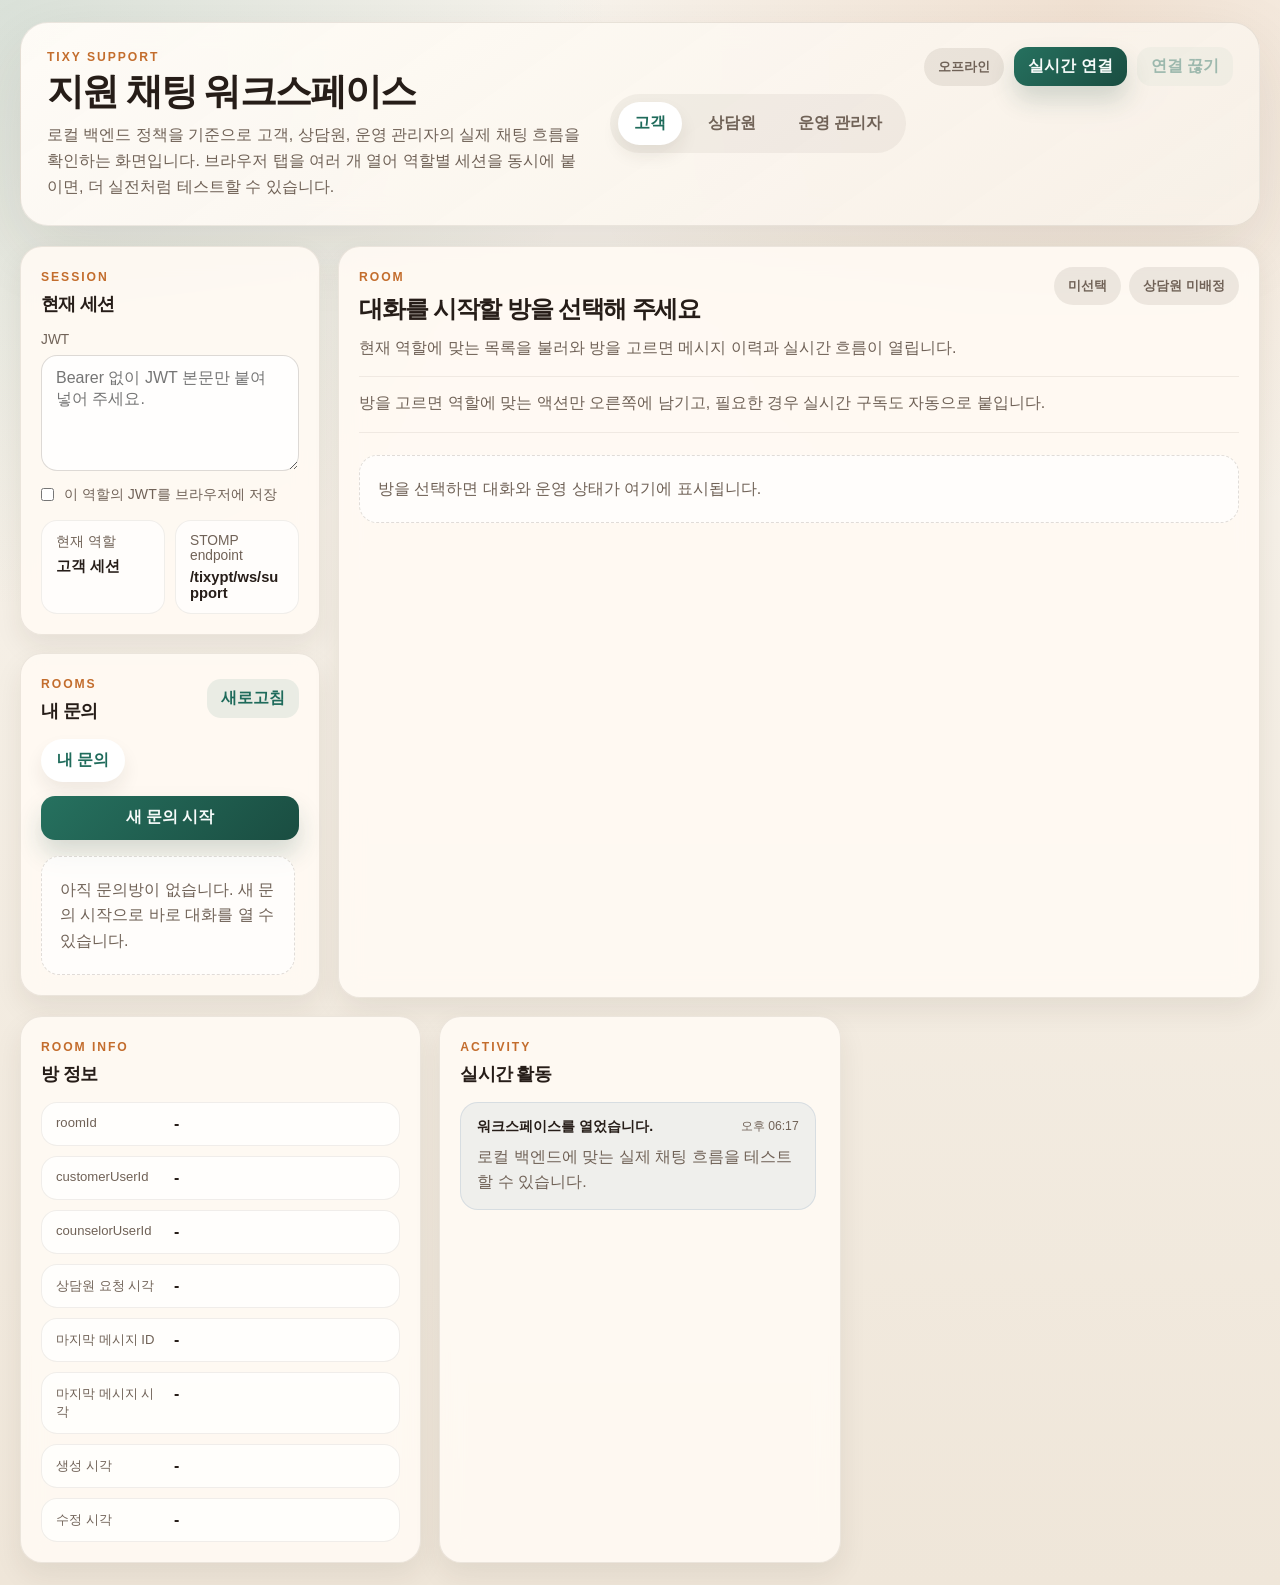
<file: src/main/resources/static/debug/support-chat/index.html>
<!DOCTYPE html>
<html lang="ko">
<head>
    <meta charset="UTF-8">
    <meta name="viewport" content="width=device-width, initial-scale=1.0">
    <meta name="color-scheme" content="light only">
    <link rel="icon" href="data:,">
    <title>Tixy 지원 채팅 워크스페이스</title>
    <link rel="stylesheet" href="./support-chat.css">
</head>
<body>
<div class="chat-app">
    <header class="topbar">
        <div class="brand-block">
            <p class="eyebrow">TIXY SUPPORT</p>
            <h1>지원 채팅 워크스페이스</h1>
            <p class="topbar-note">
                로컬 백엔드 정책을 기준으로 고객, 상담원, 운영 관리자의 실제 채팅 흐름을 확인하는 화면입니다.
                브라우저 탭을 여러 개 열어 역할별 세션을 동시에 붙이면, 더 실전처럼 테스트할 수 있습니다.
            </p>
        </div>

        <div class="mode-tabs" role="tablist" aria-label="지원 채팅 역할 선택">
            <button class="mode-tab is-active" id="user-mode-button" type="button">고객</button>
            <button class="mode-tab" id="admin-mode-button" type="button">상담원</button>
            <button class="mode-tab" id="super-admin-mode-button" type="button">운영 관리자</button>
        </div>

        <div class="connection-cluster">
            <span class="connection-pill is-muted" id="connection-status">오프라인</span>
            <button class="action-button primary compact" id="connect-button" type="button">실시간 연결</button>
            <button class="action-button ghost compact" id="disconnect-button" type="button">연결 끊기</button>
        </div>
    </header>

    <main class="workspace-grid">
        <aside class="sidebar">
            <section class="card session-card">
                <div class="card-header">
                    <div>
                        <p class="eyebrow">SESSION</p>
                        <h2>현재 세션</h2>
                    </div>
                </div>

                <label class="field">
                    <span>JWT</span>
                    <textarea id="jwt-input" rows="5" placeholder="Bearer 없이 JWT 본문만 붙여 넣어 주세요."></textarea>
                </label>

                <label class="remember-row">
                    <input type="checkbox" id="remember-token-toggle">
                    <span>이 역할의 JWT를 브라우저에 저장</span>
                </label>

                <div class="session-meta">
                    <div class="meta-card">
                        <span class="meta-label">현재 역할</span>
                        <strong id="session-role-label">고객 세션</strong>
                    </div>
                    <div class="meta-card">
                        <span class="meta-label">STOMP endpoint</span>
                        <strong id="session-endpoint-label">/ws/support</strong>
                    </div>
                </div>
            </section>

            <section class="card room-panel">
                <div class="card-header">
                    <div>
                        <p class="eyebrow">ROOMS</p>
                        <h2 id="room-panel-title">내 문의방</h2>
                    </div>
                    <button class="action-button ghost compact" id="refresh-rooms-button" type="button">새로고침</button>
                </div>

                <div class="scope-tabs" id="room-scope-tabs"></div>

                <div class="sidebar-actions">
                    <button class="action-button primary wide" id="create-room-button" type="button">새 문의 시작</button>
                    <button class="action-button ghost wide" id="fetch-room-detail-button" type="button">현재 방 새로고침</button>
                </div>

                <div class="room-list" id="room-list"></div>
            </section>
        </aside>

        <section class="chat-column">
            <section class="card conversation-card">
                <header class="conversation-header">
                    <div class="conversation-title-block">
                        <p class="eyebrow" id="room-eyebrow">ROOM</p>
                        <h2 id="room-title">대화를 시작할 방을 선택해 주세요</h2>
                        <p id="room-subtitle">
                            왼쪽에서 방을 고르면 메시지 이력이 열리고, 연결된 상태에서는 실시간 이벤트도 함께 반영됩니다.
                        </p>
                    </div>

                    <div class="conversation-badges">
                        <span class="status-badge is-muted" id="room-status-chip">미선택</span>
                        <span class="status-badge is-muted" id="counselor-status-chip">상담원 미배정</span>
                    </div>
                </header>

                <div class="conversation-toolbar">
                    <p class="toolbar-guide" id="toolbar-guide">
                        고객은 자동 AI 응답과 상담원 요청 흐름을, 상담원은 claim 이후 실제 응대 흐름을 확인할 수 있습니다.
                    </p>

                    <div class="toolbar-actions">
                        <button class="action-button subtle" id="request-counselor-button" type="button">상담원 연결 요청</button>
                        <button class="action-button subtle" id="claim-room-button" type="button">방 배정</button>
                        <button class="action-button subtle" id="release-room-button" type="button">배정 해제</button>
                        <button class="action-button subtle" id="solve-room-button" type="button">해결 처리</button>
                        <button class="action-button subtle" id="close-room-button" type="button">문의 종료</button>
                    </div>
                </div>

                <button class="load-older-button" id="load-older-button" type="button" hidden>이전 대화 더 보기</button>

                <div class="message-empty-state" id="message-empty-state">
                    아직 열린 대화가 없습니다. 연결 후 방을 선택하면 이력과 실시간 메시지가 여기에 표시됩니다.
                </div>

                <div class="message-stream" id="message-stream"></div>

                <form class="composer" id="message-form">
                    <label class="composer-field" for="message-input">메시지</label>
                    <textarea id="message-input" rows="3" placeholder="메시지를 입력하세요. Enter는 줄바꿈, Ctrl/Command + Enter는 전송입니다."></textarea>
                    <div class="composer-footer">
                        <p class="composer-hint" id="composer-hint">
                            방을 보고 있는 동안 최신 메시지는 자동 읽음 처리됩니다.
                        </p>
                        <button class="action-button primary" id="send-message-button" type="submit">보내기</button>
                    </div>
                </form>
            </section>
        </section>

        <aside class="detail-rail">
            <section class="card room-info-card">
                <div class="card-header">
                    <div>
                        <p class="eyebrow">ROOM INFO</p>
                        <h2>방 정보</h2>
                    </div>
                </div>

                <dl class="info-grid">
                    <div class="info-row">
                        <dt>roomId</dt>
                        <dd id="detail-room-id">-</dd>
                    </div>
                    <div class="info-row">
                        <dt>customerUserId</dt>
                        <dd id="detail-customer-user-id">-</dd>
                    </div>
                    <div class="info-row">
                        <dt>counselorUserId</dt>
                        <dd id="detail-counselor-user-id">-</dd>
                    </div>
                    <div class="info-row">
                        <dt>상담원 요청 시각</dt>
                        <dd id="detail-requested-at">-</dd>
                    </div>
                    <div class="info-row">
                        <dt>마지막 메시지 ID</dt>
                        <dd id="detail-last-message-id">-</dd>
                    </div>
                    <div class="info-row">
                        <dt>마지막 메시지 시각</dt>
                        <dd id="detail-last-message-at">-</dd>
                    </div>
                    <div class="info-row">
                        <dt>생성 시각</dt>
                        <dd id="detail-created-at">-</dd>
                    </div>
                    <div class="info-row">
                        <dt>수정 시각</dt>
                        <dd id="detail-updated-at">-</dd>
                    </div>
                </dl>
            </section>

            <section class="card operator-card" id="operator-card">
                <div class="card-header">
                    <div>
                        <p class="eyebrow">OPERATIONS</p>
                        <h2>운영 제어</h2>
                    </div>
                </div>

                <p class="operator-hint" id="operator-hint">
                    ADMIN은 claim 후 참여형 응대를 하고, SUPER_ADMIN은 운영 제어 중심으로 움직입니다.
                </p>
            </section>

            <section class="card activity-card">
                <div class="card-header">
                    <div>
                        <p class="eyebrow">ACTIVITY</p>
                        <h2>실시간 활동</h2>
                    </div>
                </div>

                <div class="activity-feed" id="activity-feed"></div>
            </section>
        </aside>
    </main>
</div>

<script src="./support-chat.js"></script>
</body>
</html>
</file>
<file: src/main/resources/static/debug/support-chat/support-chat.css>
:root {
    --bg: #f3efe6;
    --bg-deep: #ebe2d4;
    --surface: rgba(255, 250, 243, 0.92);
    --surface-strong: rgba(255, 252, 247, 0.98);
    --surface-soft: rgba(255, 255, 255, 0.68);
    --line: rgba(69, 52, 36, 0.10);
    --line-strong: rgba(69, 52, 36, 0.18);
    --text: #261d18;
    --text-muted: #706257;
    --brand: #1f6b5b;
    --brand-soft: rgba(31, 107, 91, 0.12);
    --accent: #c36d2d;
    --accent-soft: rgba(195, 109, 45, 0.14);
    --danger: #b45141;
    --danger-soft: rgba(180, 81, 65, 0.12);
    --info: #406fa3;
    --info-soft: rgba(64, 111, 163, 0.12);
    --shadow-lg: 0 24px 70px rgba(53, 37, 25, 0.10);
    --shadow-md: 0 12px 28px rgba(53, 37, 25, 0.08);
    --radius-xl: 28px;
    --radius-lg: 22px;
    --radius-md: 16px;
    --radius-sm: 12px;
    --font-body: "SUIT Variable", "Pretendard Variable", "Noto Sans KR", sans-serif;
    --font-code: "JetBrains Mono", "SFMono-Regular", Consolas, monospace;
}

* {
    box-sizing: border-box;
}

html,
body {
    margin: 0;
    min-height: 100%;
}

body {
    font-family: var(--font-body);
    color: var(--text);
    background:
            radial-gradient(circle at top left, rgba(31, 107, 91, 0.14), transparent 30%),
            radial-gradient(circle at 85% 0%, rgba(195, 109, 45, 0.14), transparent 28%),
            linear-gradient(180deg, #f9f5ee 0%, #efe6d9 100%);
}

textarea,
input,
button {
    font: inherit;
}

code,
pre {
    font-family: var(--font-code);
}

button {
    border: 0;
}

.chat-app {
    width: min(1760px, calc(100% - 40px));
    margin: 22px auto;
}

.topbar {
    display: grid;
    grid-template-columns: minmax(0, 1.3fr) auto auto;
    gap: 18px;
    align-items: start;
    padding: 24px 26px;
    border: 1px solid var(--line);
    border-radius: var(--radius-xl);
    background: linear-gradient(145deg, rgba(255, 252, 247, 0.97), rgba(247, 240, 231, 0.92));
    box-shadow: var(--shadow-lg);
    backdrop-filter: blur(12px);
}

.brand-block h1 {
    margin: 8px 0 10px;
    font-size: 2.3rem;
    line-height: 1.05;
    letter-spacing: -0.05em;
}

.eyebrow {
    display: inline-flex;
    align-items: center;
    gap: 8px;
    margin: 0;
    color: var(--accent);
    font-size: 0.76rem;
    font-weight: 800;
    letter-spacing: 0.16em;
    text-transform: uppercase;
}

.topbar-note {
    margin: 0;
    color: var(--text-muted);
    line-height: 1.65;
}

.mode-tabs,
.scope-tabs {
    display: flex;
    gap: 10px;
    flex-wrap: wrap;
}

.mode-tabs {
    justify-content: center;
    align-self: center;
    padding: 8px;
    border-radius: 999px;
    background: rgba(111, 98, 87, 0.08);
}

.mode-tab,
.scope-tab {
    border-radius: 999px;
    padding: 11px 16px;
    font-weight: 700;
    color: var(--text-muted);
    background: transparent;
    cursor: pointer;
    transition: background 0.18s ease, color 0.18s ease, transform 0.18s ease;
}

.mode-tab:hover,
.scope-tab:hover,
.action-button:hover:not(:disabled),
.room-item:hover {
    transform: translateY(-1px);
}

.mode-tab.is-active,
.scope-tab.is-active {
    color: var(--brand);
    background: #ffffff;
    box-shadow: 0 10px 18px rgba(53, 37, 25, 0.08);
}

.connection-cluster {
    display: flex;
    align-items: center;
    justify-content: flex-end;
    gap: 10px;
    flex-wrap: wrap;
}

.connection-pill,
.status-badge {
    display: inline-flex;
    align-items: center;
    justify-content: center;
    min-height: 38px;
    padding: 8px 14px;
    border-radius: 999px;
    font-size: 0.82rem;
    font-weight: 700;
}

.connection-pill.is-muted,
.status-badge.is-muted {
    color: var(--text-muted);
    background: rgba(111, 98, 87, 0.12);
}

.connection-pill.is-live,
.status-badge.is-live {
    color: var(--brand);
    background: var(--brand-soft);
}

.connection-pill.is-pending,
.status-badge.is-pending {
    color: var(--accent);
    background: var(--accent-soft);
}

.status-badge.is-danger {
    color: var(--danger);
    background: var(--danger-soft);
}

.action-button {
    display: inline-flex;
    align-items: center;
    justify-content: center;
    gap: 8px;
    min-height: 44px;
    padding: 11px 16px;
    border-radius: 14px;
    font-weight: 700;
    cursor: pointer;
    transition: transform 0.18s ease, opacity 0.18s ease, box-shadow 0.18s ease, background 0.18s ease;
}

.action-button:disabled {
    opacity: 0.42;
    cursor: not-allowed;
    transform: none;
}

.action-button.primary {
    color: #f6fbfa;
    background: linear-gradient(135deg, #26715f, #1a4d41);
    box-shadow: 0 14px 24px rgba(26, 77, 65, 0.18);
}

.action-button.ghost {
    color: var(--brand);
    background: rgba(31, 107, 91, 0.09);
}

.action-button.subtle {
    color: var(--text);
    background: rgba(111, 98, 87, 0.10);
}

.action-button.compact {
    min-height: 38px;
    padding: 9px 14px;
}

.action-button.wide {
    width: 100%;
}

.is-hidden,
.action-button.is-hidden,
.scope-tabs:empty,
#operator-card[hidden] {
    display: none !important;
}

.workspace-grid {
    display: grid;
    grid-template-columns: 320px minmax(0, 1fr) 320px;
    gap: 18px;
    margin-top: 20px;
}

.sidebar,
.chat-column,
.detail-rail {
    display: flex;
    flex-direction: column;
    gap: 18px;
    min-width: 0;
}

.card {
    border: 1px solid var(--line);
    border-radius: var(--radius-lg);
    background: var(--surface);
    box-shadow: var(--shadow-md);
    backdrop-filter: blur(12px);
}

.session-card,
.room-panel,
.room-info-card,
.operator-card,
.activity-card {
    padding: 20px;
}

.conversation-card {
    display: flex;
    flex-direction: column;
    min-height: calc(100vh - 148px);
    padding: 20px;
}

.card-header {
    display: flex;
    align-items: center;
    justify-content: space-between;
    gap: 12px;
    margin-bottom: 16px;
}

.card-header h2 {
    margin: 6px 0 0;
    font-size: 1.14rem;
    letter-spacing: -0.04em;
}

.field {
    display: flex;
    flex-direction: column;
    gap: 8px;
    margin-bottom: 14px;
}

.field span,
.composer-field,
.meta-label {
    color: var(--text-muted);
    font-size: 0.86rem;
}

textarea,
input {
    width: 100%;
    border: 1px solid var(--line-strong);
    border-radius: var(--radius-md);
    padding: 12px 14px;
    background: rgba(255, 255, 255, 0.84);
    color: var(--text);
}

textarea:focus,
input:focus {
    outline: none;
    border-color: rgba(31, 107, 91, 0.45);
    box-shadow: 0 0 0 4px rgba(31, 107, 91, 0.10);
}

.remember-row {
    display: flex;
    align-items: center;
    gap: 10px;
    margin-bottom: 16px;
    color: var(--text-muted);
    font-size: 0.88rem;
}

.remember-row input {
    width: auto;
    margin: 0;
}

.session-meta {
    display: grid;
    grid-template-columns: repeat(2, minmax(0, 1fr));
    gap: 10px;
}

.meta-card {
    display: flex;
    flex-direction: column;
    gap: 6px;
    padding: 12px 14px;
    border-radius: 16px;
    background: var(--surface-soft);
    border: 1px solid rgba(69, 52, 36, 0.08);
}

.meta-card strong {
    font-size: 0.92rem;
    word-break: break-word;
}

.sidebar-actions {
    display: flex;
    flex-direction: column;
    gap: 10px;
    margin: 14px 0 16px;
}

.room-list,
.message-stream,
.activity-feed {
    display: flex;
    flex-direction: column;
    gap: 12px;
    min-height: 0;
}

.room-list {
    max-height: calc(100vh - 420px);
    overflow: auto;
    padding-right: 4px;
}

.room-empty,
.message-empty-state,
.activity-empty {
    padding: 20px 18px;
    border-radius: 18px;
    background: rgba(255, 255, 255, 0.68);
    border: 1px dashed rgba(69, 52, 36, 0.16);
    color: var(--text-muted);
    line-height: 1.6;
}

.room-item {
    display: flex;
    flex-direction: column;
    gap: 12px;
    padding: 16px;
    border: 1px solid rgba(69, 52, 36, 0.08);
    border-radius: 20px;
    background: rgba(255, 255, 255, 0.72);
    cursor: pointer;
    transition: transform 0.18s ease, border-color 0.18s ease, background 0.18s ease;
}

.room-item.is-selected {
    border-color: rgba(31, 107, 91, 0.22);
    background: linear-gradient(145deg, rgba(240, 250, 246, 0.96), rgba(255, 252, 247, 0.95));
}

.room-item-head,
.room-item-foot {
    display: flex;
    align-items: center;
    justify-content: space-between;
    gap: 12px;
}

.room-item-title {
    margin: 0;
    font-size: 1rem;
    letter-spacing: -0.03em;
}

.room-item-meta {
    margin: 0;
    color: var(--text-muted);
    font-size: 0.84rem;
}

.room-badges {
    display: flex;
    gap: 8px;
    flex-wrap: wrap;
}

.room-chip {
    display: inline-flex;
    align-items: center;
    justify-content: center;
    padding: 7px 11px;
    border-radius: 999px;
    background: rgba(111, 98, 87, 0.10);
    color: var(--text-muted);
    font-size: 0.76rem;
    font-weight: 700;
}

.room-chip.is-brand {
    color: var(--brand);
    background: var(--brand-soft);
}

.room-chip.is-accent {
    color: var(--accent);
    background: var(--accent-soft);
}

.room-chip.is-danger {
    color: var(--danger);
    background: var(--danger-soft);
}

.conversation-header {
    display: flex;
    align-items: flex-start;
    justify-content: space-between;
    gap: 18px;
    padding-bottom: 16px;
    border-bottom: 1px solid rgba(69, 52, 36, 0.08);
}

.conversation-title-block h2 {
    margin: 8px 0 10px;
    font-size: 1.5rem;
    letter-spacing: -0.05em;
}

.conversation-title-block p:last-child {
    margin: 0;
    color: var(--text-muted);
    line-height: 1.6;
}

.conversation-badges {
    display: flex;
    gap: 8px;
    flex-wrap: wrap;
    justify-content: flex-end;
}

.conversation-toolbar {
    display: flex;
    align-items: center;
    justify-content: space-between;
    gap: 14px;
    padding: 14px 0 16px;
    border-bottom: 1px solid rgba(69, 52, 36, 0.08);
}

.toolbar-guide {
    margin: 0;
    color: var(--text-muted);
    line-height: 1.55;
}

.toolbar-actions {
    display: flex;
    gap: 10px;
    flex-wrap: wrap;
    justify-content: flex-end;
}

.load-older-button {
    align-self: center;
    margin: 18px 0 10px;
    padding: 9px 14px;
    border-radius: 999px;
    background: rgba(64, 111, 163, 0.10);
    color: var(--info);
    font-size: 0.84rem;
    font-weight: 700;
    cursor: pointer;
}

.message-empty-state {
    margin: 22px 0;
}

.message-stream {
    flex: 1;
    overflow: auto;
    padding: 18px 4px 10px;
}

.message-group {
    display: flex;
}

.message-group.is-left {
    justify-content: flex-start;
}

.message-group.is-right {
    justify-content: flex-end;
}

.message-group.is-center {
    justify-content: center;
}

.message-bubble {
    max-width: min(72%, 680px);
    padding: 13px 15px;
    border-radius: 18px;
    border: 1px solid rgba(69, 52, 36, 0.08);
    background: rgba(255, 255, 255, 0.86);
    box-shadow: 0 12px 22px rgba(53, 37, 25, 0.06);
}

.message-bubble.is-self {
    background: linear-gradient(135deg, rgba(31, 107, 91, 0.92), rgba(23, 83, 71, 0.94));
    color: #f3f9f8;
}

.message-bubble.is-ai {
    background: linear-gradient(145deg, rgba(237, 247, 255, 0.96), rgba(250, 253, 255, 0.98));
    border-color: rgba(64, 111, 163, 0.16);
}

.message-bubble.is-system {
    max-width: min(84%, 760px);
    text-align: center;
    background: linear-gradient(145deg, rgba(255, 247, 236, 0.98), rgba(255, 252, 247, 0.98));
    border-color: rgba(195, 109, 45, 0.16);
}

.message-meta {
    display: flex;
    align-items: center;
    gap: 8px;
    margin-bottom: 8px;
    color: var(--text-muted);
    font-size: 0.78rem;
}

.message-bubble.is-self .message-meta {
    color: rgba(243, 249, 248, 0.78);
}

.message-sender {
    font-weight: 700;
}

.message-text {
    margin: 0;
    white-space: pre-wrap;
    line-height: 1.62;
    word-break: break-word;
}

.composer {
    display: flex;
    flex-direction: column;
    gap: 10px;
    padding-top: 16px;
    border-top: 1px solid rgba(69, 52, 36, 0.08);
}

.composer textarea {
    min-height: 96px;
    resize: vertical;
}

.composer-footer {
    display: flex;
    align-items: center;
    justify-content: space-between;
    gap: 16px;
}

.composer-hint {
    margin: 0;
    color: var(--text-muted);
    line-height: 1.55;
    font-size: 0.86rem;
}

.info-grid {
    margin: 0;
    display: flex;
    flex-direction: column;
    gap: 10px;
}

.info-row {
    display: grid;
    grid-template-columns: 108px minmax(0, 1fr);
    gap: 10px;
    padding: 12px 14px;
    border-radius: 16px;
    background: rgba(255, 255, 255, 0.70);
    border: 1px solid rgba(69, 52, 36, 0.08);
}

.info-row dt {
    color: var(--text-muted);
    font-size: 0.82rem;
}

.info-row dd {
    margin: 0;
    font-weight: 700;
    word-break: break-word;
}

.operator-hint {
    margin: 0;
    color: var(--text-muted);
    line-height: 1.6;
}

.activity-feed {
    max-height: calc(100vh - 470px);
    overflow: auto;
    padding-right: 4px;
}

.activity-item {
    padding: 14px 16px;
    border-radius: 18px;
    background: rgba(255, 255, 255, 0.76);
    border: 1px solid rgba(69, 52, 36, 0.08);
}

.activity-item.is-success {
    background: linear-gradient(145deg, rgba(241, 251, 247, 0.96), rgba(255, 252, 247, 0.96));
    border-color: rgba(31, 107, 91, 0.12);
}

.activity-item.is-error {
    background: rgba(180, 81, 65, 0.08);
    border-color: rgba(180, 81, 65, 0.16);
}

.activity-item.is-info {
    background: rgba(64, 111, 163, 0.08);
    border-color: rgba(64, 111, 163, 0.14);
}

.activity-head {
    display: flex;
    align-items: center;
    justify-content: space-between;
    gap: 12px;
    margin-bottom: 8px;
}

.activity-title {
    font-size: 0.88rem;
    font-weight: 800;
}

.activity-time {
    color: var(--text-muted);
    font-size: 0.76rem;
}

.activity-body {
    margin: 0;
    color: var(--text-muted);
    line-height: 1.6;
    white-space: pre-wrap;
    word-break: break-word;
}

@media (max-width: 1540px) {
    .workspace-grid {
        grid-template-columns: 300px minmax(0, 1fr);
    }

    .detail-rail {
        grid-column: 1 / -1;
        display: grid;
        grid-template-columns: repeat(3, minmax(0, 1fr));
        gap: 18px;
    }

    .activity-feed {
        max-height: 340px;
    }
}

@media (max-width: 1220px) {
    .topbar,
    .workspace-grid,
    .detail-rail {
        grid-template-columns: 1fr;
    }

    .mode-tabs,
    .connection-cluster,
    .conversation-toolbar,
    .composer-footer {
        justify-content: flex-start;
    }

    .conversation-header {
        flex-direction: column;
    }

    .conversation-badges {
        justify-content: flex-start;
    }

    .message-bubble {
        max-width: 100%;
    }

    .room-list {
        max-height: 360px;
    }
}
</file>
